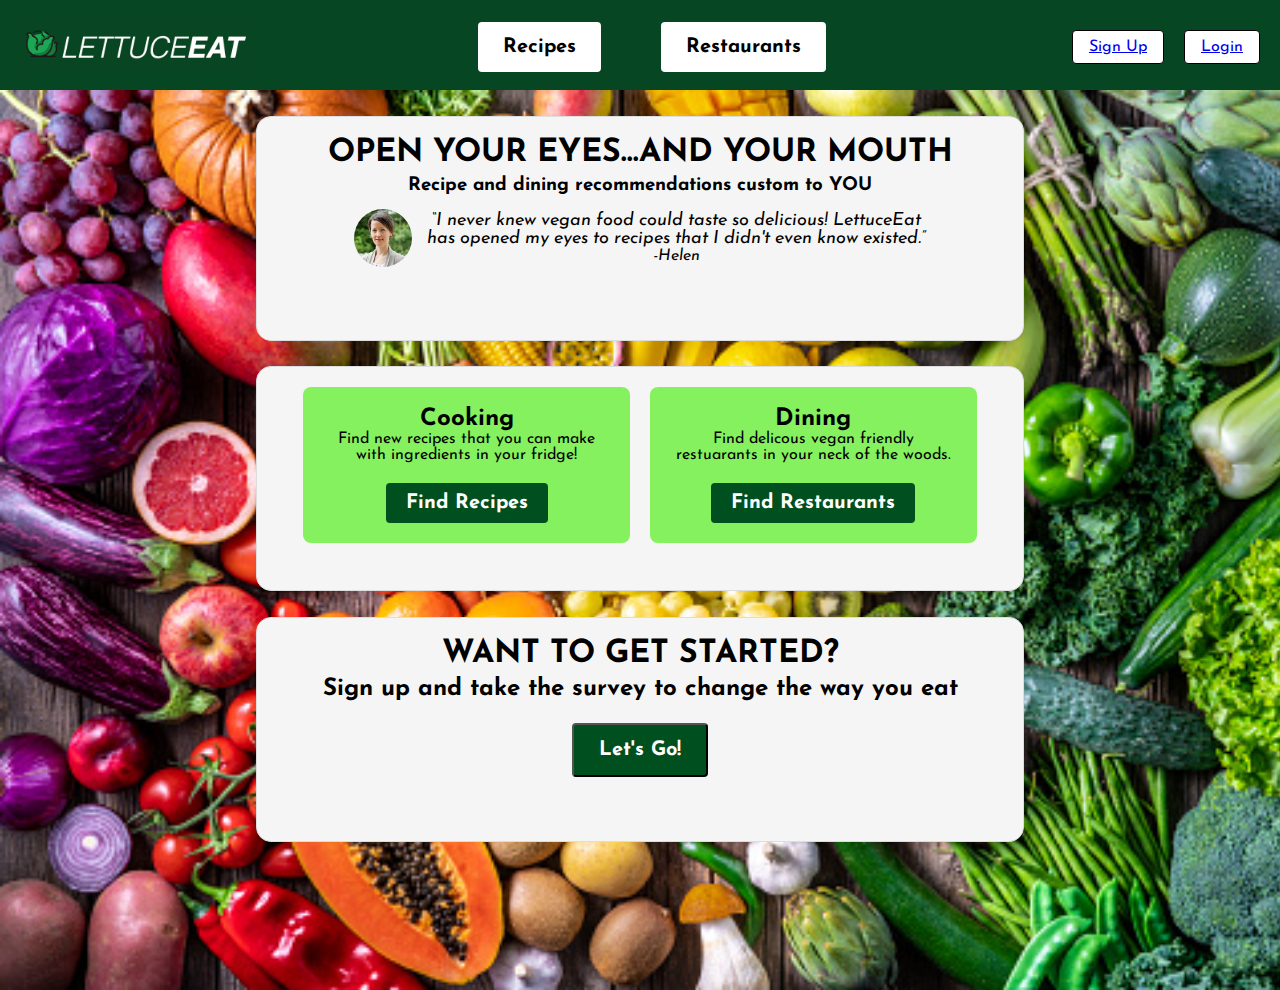
<file: index.html>
<!DOCTYPE html>
<html>
    <head>
        <meta charset="utf-8">
        <link rel="stylesheet" href="style/main.css">
        <script src="https://ajax.googleapis.com/ajax/libs/jquery/3.6.3/jquery.min.js"></script>
        <script src="scripts/index.js"></script>
        <title>LettuceEat</title>
    </head>
    <body>
        <div class="container">
            <header>
                <div class="logo">
                    <a href="index.html">
                        <img src="images/green_logo.png" alt="logo" />
                    </a>
                    </div>
                    <nav>
                        <ul>
                            <li class="middle_buttons"><a href="recipe.html">Recipes</a></li>
                            <li class="middle_buttons"><a href="restaurant.html">Restaurants</a></li>
                        </ul>
                    </nav>
                    <div class="buttons">
                        <button class="signup"><a href="signup.html">Sign Up</a></button>
                        <button class="login"><a href="login.html">Login</a></button>
                    </div>
                    <div class="userBox">
                        <div class="user" style="white-space: nowrap;">Hello</div>
                        <button class="signout">Sign Out</button>
                    </div>
            </header>
            <div class="main">
                <div class="quote-box">
                    <h1>OPEN YOUR EYES...AND YOUR MOUTH</h1>
                    <h3>Recipe and dining recommendations custom to YOU</h3>
                    <div class="quote-container">
                        <img src="images/headshot.jpeg" alt="Picture">
                        <blockquote>
                            <p>“I never knew vegan food could taste so delicious! LettuceEat</p>
                            <p>has opened my eyes to recipes that I didn&#39;t even know existed.”</p>
                            <cite>-Helen</cite>
                        </blockquote>
                    </div>
                </div>
                <div class="quote-box">
                    <div class="recipe-restaurant">
                        <div class="recipe-box">
                          <h2>Cooking</h2>
                          <p>Find new recipes that you can make with ingredients in your fridge!</p>
                          <button class="survey"><a href="recipe.html">Find Recipes</a></button>
                        </div>
                        <div class="restaurant-box">
                          <h2>Dining</h2>
                          <p>Find delicous vegan friendly restuarants in your neck of the woods.</p>
                          <button class="survey"><a href="restaurant.html">Find Restaurants</a></button>
                        </div>
                      </div>
                </div>
                <div class="quote-box">
                    <h1>WANT TO GET STARTED?</h1>
                    <h2>Sign up and take the survey to change the way you eat</h2>
                    <button class="survey"><a href="signup.html">Let's Go!</a></button>
                </div>
            </div>
        </div>
    </body>
</html>
</file>
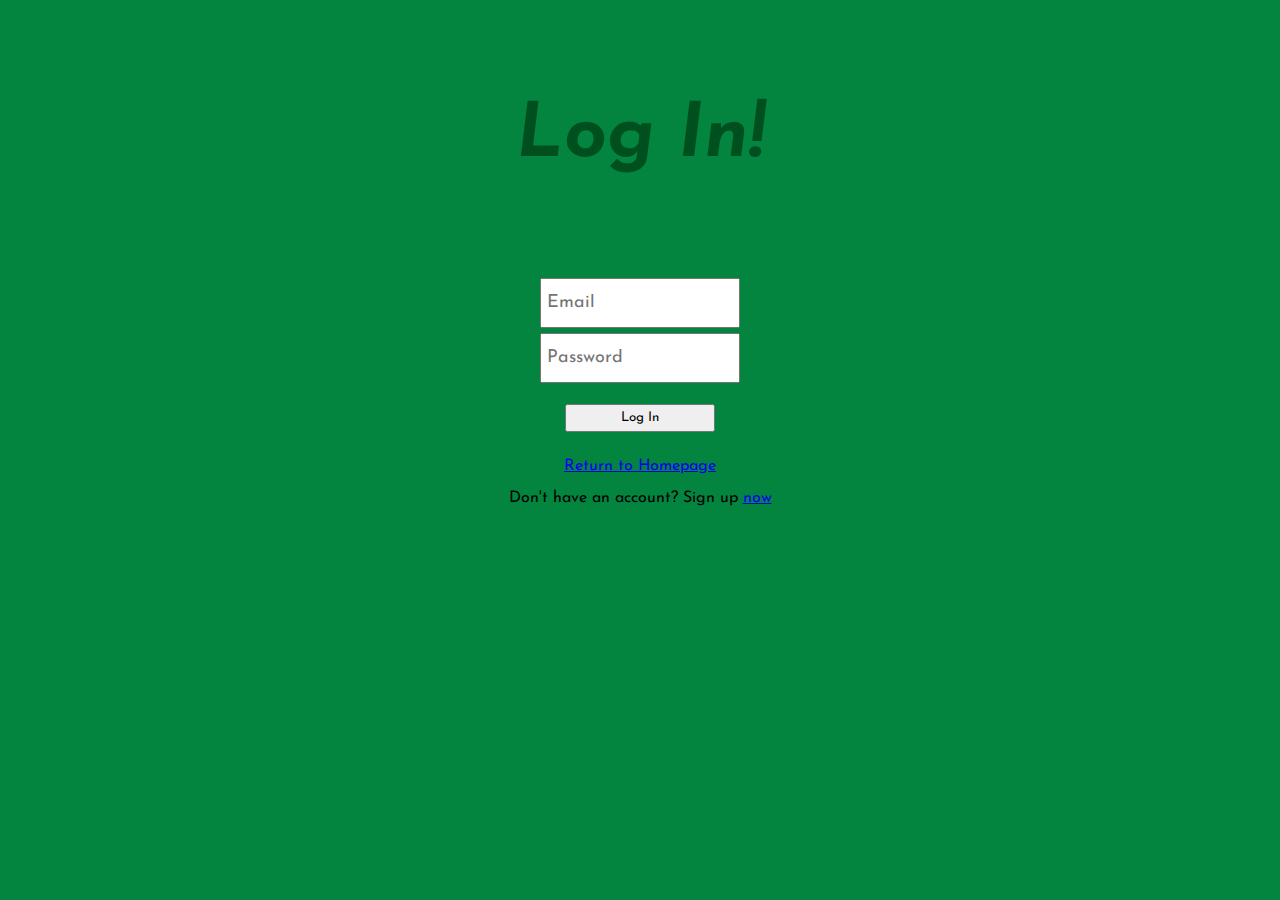
<file: login.html>
<!DOCTYPE html>
<html>

    <head>
        <meta charset="utf-8">
        <link rel="stylesheet" href="style/login-signup.css">
        <title>LettuceEat</title>
        <script src="https://ajax.googleapis.com/ajax/libs/jquery/3.6.3/jquery.min.js"></script>
        <script src="scripts/signup.js"></script>
    </head>

    <body>
        <div class="container">
            <h1 class="page_title">Log In!</h1>
            <div class="signin-form">
                <form id="signin">
                    <div class="input-boxes">
                        <div class="input-box">
                            <input type="email" id="email" placeholder="Email" required>
                        </div>
                        <div class="input-box">
                            <input type="password" id="password" placeholder="Password" required>
                        </div>
                        <br>
                        <div class="button-input-box">
                            <input type="submit" class="submit1" value="Log In">
                        </div>
                        <a href="index.html" class="return-home">Return to Homepage</a>
                        <br>
                        <br>
                        <div class="text sign-up-text">Don't have an account? Sign up <a href="signup.html">now</a></div>
                    </div>
                </form>
            </div>
        </div>
        <div class="area" >
            <ul class="circles">
                    <li></li>
                    <li></li>
                    <li></li>
                    <li></li>
                    <li></li>
                    <li></li>
                    <li></li>
                    <li></li>
                    <li></li>
                    <li></li>
            </ul>
    </div >
    </body>

</html>
</file>
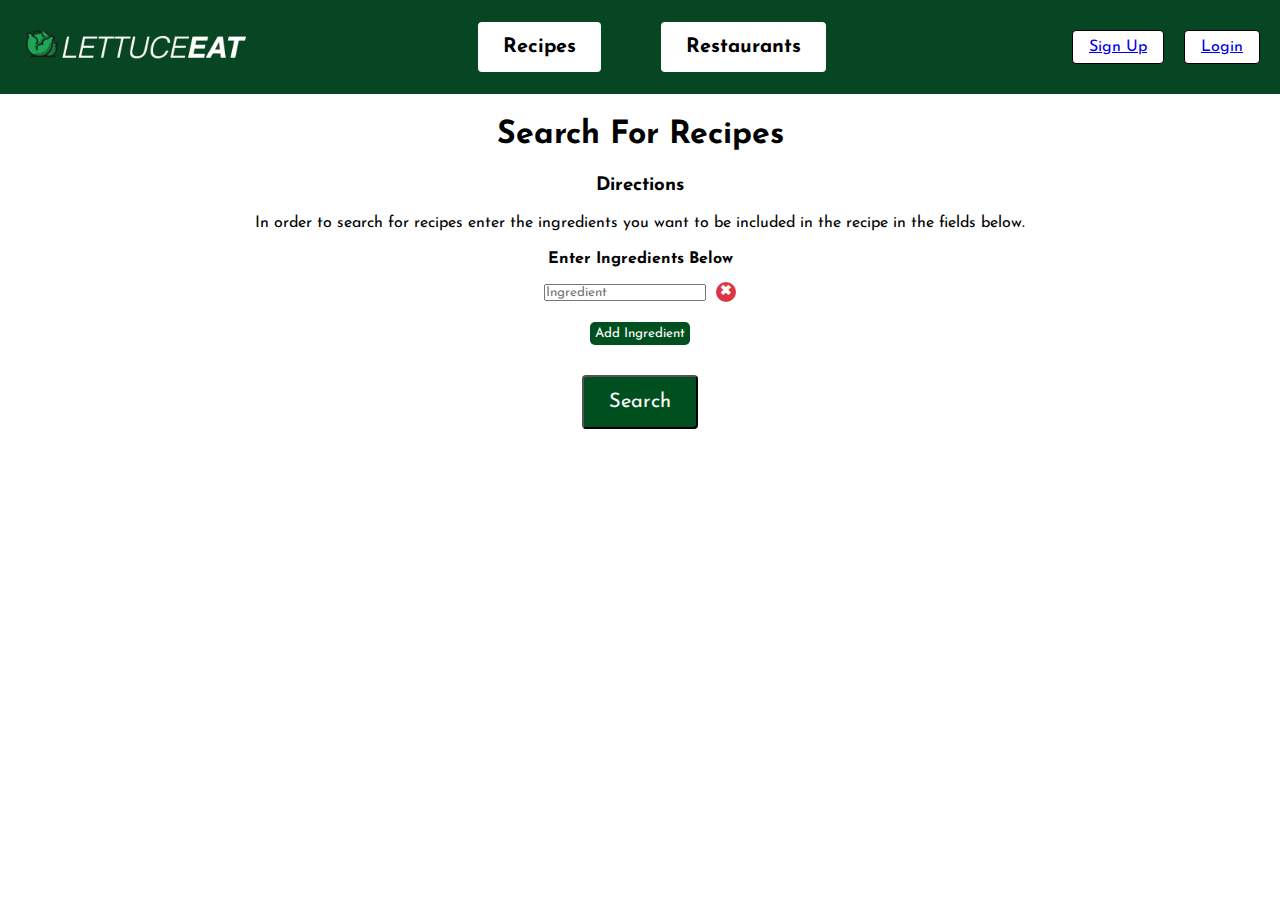
<file: recipe.html>
<!DOCTYPE html>
<html>
    <head>
        <meta charset="utf-8">
        <link rel="stylesheet" href="style/main.css">
        <link rel="stylesheet" href="https://cdnjs.cloudflare.com/ajax/libs/font-awesome/4.7.0/css/font-awesome.min.css">
        <title>LettuceEat</title>
        <script src="https://ajax.googleapis.com/ajax/libs/jquery/3.6.3/jquery.min.js"></script>
        <script src="scripts/index.js"></script>
    </head>

    <body>
        <div class="container">
            <header>
                <div class="logo">
                    <a href="index.html">
                        <img src="images/green_logo.png" alt="logo" />
                    </a>
                    </div>
                    <nav>
                        <ul>
                            <li class="middle_buttons"><a href="recipe.html">Recipes</a></li>
                            <li class="middle_buttons"><a href="restaurant.html">Restaurants</a></li>
                        </ul>
                    </nav>
                    <div class="buttons">
                        <button class="signup"><a href="signup.html">Sign Up</a></button>
                        <button class="login"><a href="login.html">Login</a></button>
                    </div>
                    <div class="userBox">
                        <div class="user" style="white-space: nowrap;">Hello</div>
                        <button class="signout">Sign Out</button>
                    </div>
            </header>
            <div class="recipe-search">
                <div class="search-container">
                    <h1>Search For Recipes</h1>
                    <h3>Directions</h3>
                    <p>In order to search for recipes enter the ingredients you want to be included in the recipe in the fields below.</p>
                    <h4>Enter Ingredients Below</h4>
                    <div class="search-field">
                        <input type="text" id="search" name="search" placeholder="Ingredient">
                        <button class="delete-button">&#x2716;</button>
                    </div>
                    <button class="add-button">Add Ingredient</button>
                    <button class="search">Search</button>
                    <h1 class="result-header">
                        Results
                    </h1>
                </div>
                <div class="recipe-search-results-container">
                    
                </div>
                <script>
                    const deleteButtons = document.querySelectorAll('.delete-button');

                    deleteButtons.forEach(deleteButton => {
                        deleteButton.addEventListener('click', () => {
                            // Get the parent element (search field) of the clicked delete button
                            const searchField = deleteButton.parentElement;

                            // Check if there are more than one search fields in the document
                            const searchFields = document.querySelectorAll('.search-field');
                            if (searchFields.length > 1) {
                            // Remove the parent element (search field) of the clicked delete button
                            searchField.remove();
                            } else {
                            // If there's only one search field, clear its input value
                            const searchInput = searchField.querySelector('input');
                            searchInput.value = '';
                            }
                        });
                    });

                    // Get the add button element
                    var addButton = document.querySelector('.add-button');

                    // Add a click event listener to the add button
                    addButton.addEventListener('click', function() {
                        // Create a new search field element
                        var newSearchField = document.createElement('div');
                        newSearchField.className = 'search-field';

                        // Create an input element for the new search field
                        var newInput = document.createElement('input');
                        newInput.type = 'text';
                        newInput.id = 'search-' + Date.now();
                        newInput.name = 'search';
                        newInput.placeholder = 'Ingredient';

                        // Create a delete button for the new search field
                        var newDeleteButton = document.createElement('button');
                        newDeleteButton.className = 'delete-button';
                        newDeleteButton.innerHTML = '&#x2716;';

                        // Add the label, input, and delete button elements to the new search field element
                        newSearchField.appendChild(newInput);
                        newSearchField.appendChild(newDeleteButton);

                        // Get the search container element and add the new search field element to it
                        var searchContainer = document.querySelector('.search-container');
                        searchContainer.insertBefore(newSearchField, addButton);

                        // Add a click event listener to the new search field's delete button
                        newDeleteButton.addEventListener('click', function() {
                            // Remove the new search field element from the search container element
                            searchContainer.removeChild(newSearchField);
                        });
                    });

                    // Get the search button element
                    var searchButton = document.querySelector('.search');

                    // Add a click event listener to the search button
                    searchButton.addEventListener('click', function() {
                        results_header = $(".result-header")
                        results_header[0].style.display = "flex"
                        // Get the recipe search results container element
                        var recipeSearchResultsContainer = document.querySelector('.recipe-search-results-container');

                        // Remove any existing recipe elements from the recipe search results container
                        var existingRecipes = document.querySelectorAll('.recipe-list');
                        for (var i = 0; i < existingRecipes.length; i++) {
                            recipeSearchResultsContainer.removeChild(existingRecipes[i]);
                        }

                        // Get all search fields
                        var searchFields = document.querySelectorAll('.search-field input');

                        // Build the API request URL
                        var appId = 'f0961734';
                        var appKey = '92e6060a6889f0a33bf4805c97f1adea';
                        var ingredients = []
                        for (var i = 0; i < searchFields.length; i++) {
                            ingredients.push(searchFields[i].value)
                        }
                        var apiUrl = `https://api.edamam.com/search?q=${encodeURIComponent(ingredients.join(','))}&app_id=${appId}&app_key=${appKey}&from=0&to=20`
                        console.log(apiUrl)

                        // Send the API request
                        $.ajax({
                            url: apiUrl,
                            method: 'GET'
                        }).done(function(data) {
                            // Get the recipe list container element
                            var recipeListContainer = document.createElement('div');
                            recipeListContainer.className = 'recipe-list-container';
                            var recipeList = document.createElement('ul');
                            recipeList.className = 'recipe-list';

                            // Loop through the recipe data and create a list item for each recipe
                            for (var i = 0; i < data.hits.length; i++) {
                                var recipe = data.hits[i].recipe;
                                
                                if (recipe.healthLabels.includes('Vegan')) {
                                    var recipeName = recipe.label;
                                    var recipeCalories = recipe.calories.toFixed(2);
                                    var recipeIngredients = recipe.ingredientLines;
                                    
                                    var listItem = document.createElement('li');
                                    listItem.className = 'recipe';
                                    listItem.innerHTML = '<div class="recipe-image"><img src="' + recipe.image + '" alt="' + recipeName + '" /></div><div class="recipe-info"><h2>' + recipeName + '</h2>' +
                                                            '<p>Calories: ' + recipeCalories + '</p>' +
                                                            '<p>Ingredients: ' + recipeIngredients + '</p></div>' +
                                                            '<button class="view-recipe-button" data-recipe-url="' + recipe.url + '">View Recipe</button></div>' +
                                                            '<div><h3>Rate This Recipe</h3><br>' + 
                                                            '<span class="fa fa-star" data-recipe-id="' + i + '" data-star-id="1"></span><span class="fa fa-star" data-recipe-id="' + i + '" data-star-id="2"></span><span class="fa fa-star" data-recipe-id="' + i + '" data-star-id="3"></span><span class="fa fa-star" data-recipe-id="' + i + '" data-star-id="4"></span><span class="fa fa-star" data-recipe-id="' + i + '" data-star-id="5"></span></div><br><br>';
                                    
                                    var viewRecipeButton = listItem.querySelector('.view-recipe-button');
                                    viewRecipeButton.addEventListener('click', function() {
                                        var recipeUrl = this.getAttribute('data-recipe-url');
                                        window.open(recipeUrl, '_blank');
                                    });

                                    recipeList.appendChild(listItem);
                                }
                            }
                            
                            // Add a click event listener to all "View Recipe" buttons to open the recipe URL in a new browser tab
                            var viewRecipeButtons = document.querySelectorAll('.view-recipe-button');
                            for (var i = 0; i < viewRecipeButtons.length; i++) {
                                var viewRecipeButton = viewRecipeButtons[i];
                                viewRecipeButton.addEventListener('click', function() {
                                    var recipeUrl = this.getAttribute('data-recipe-url');
                                    window.open(recipeUrl, '_blank');
                                });
                            }

                            // Get the recipe search results container and append the recipe list to it
                            var recipeSearchResultsContainer = document.querySelector('.recipe-search-results-container');
                            recipeSearchResultsContainer.appendChild(recipeList);

                            var recipes = document.querySelectorAll('.recipe');

                            recipes.forEach(function(recipe) {
                                var stars = recipe.querySelectorAll('.fa-star');

                                stars.forEach(function(star, index) {
                                    star.addEventListener('click', function() {
                                        var clickedRecipeId = recipe.getAttribute('id');
                                        var clickedStarNumber = index + 1;

                                        console.log("Clicked recipe ID: " + clickedRecipeId + ", Star number: " + clickedStarNumber);

                                        for (var i = 0; i <= index; i++) {
                                            stars[i].classList.add('checked');
                                        }

                                        for (var i = index + 1; i < stars.length; i++) {
                                            stars[i].classList.remove('checked');
                                        }
                                    });
                                });
                            });
                        });
                    });
                </script>
            </div>
        </div>
    </body>
</html>
</file>
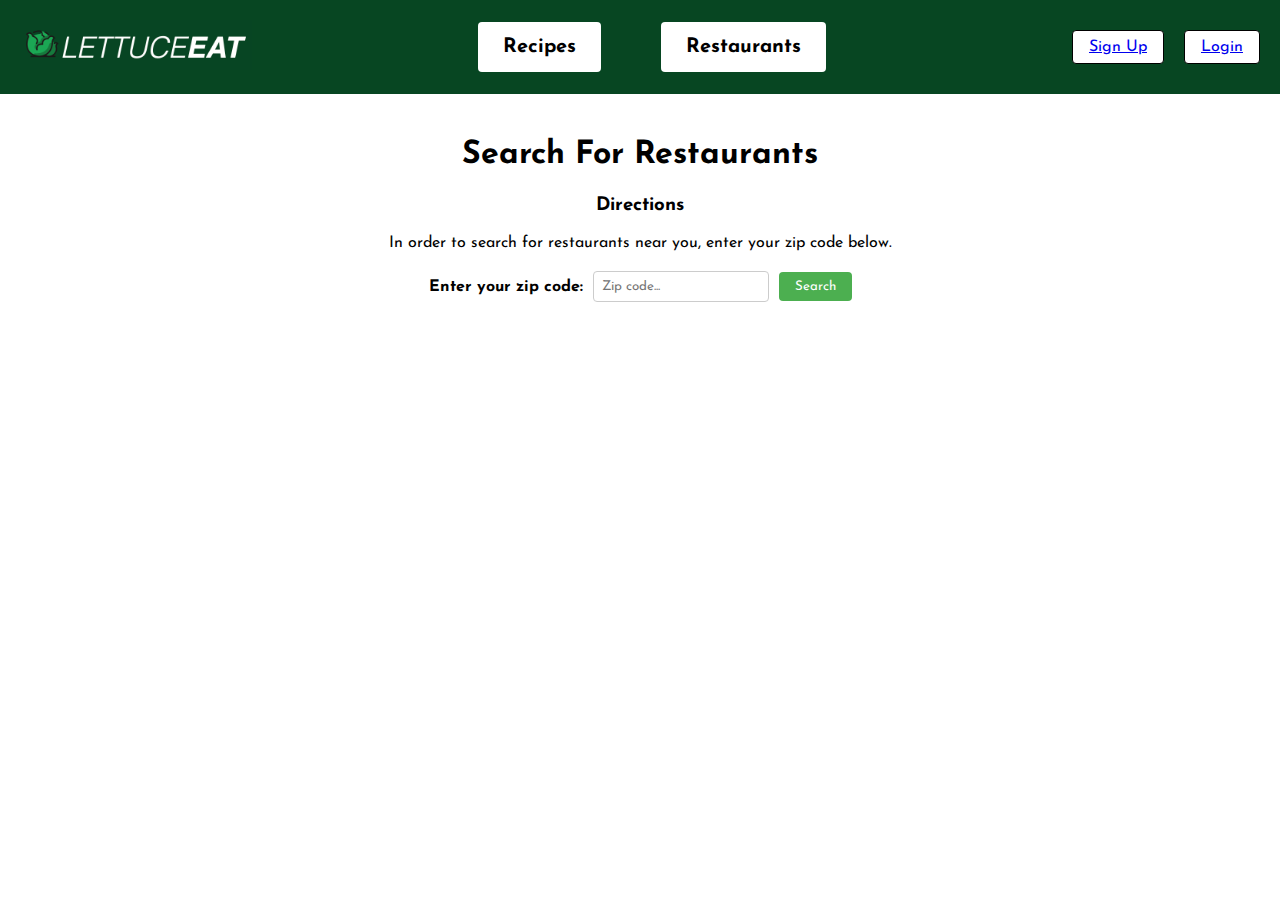
<file: restaurant.html>
<!DOCTYPE html>
<html lang="en">
<head>
	<meta charset="UTF-8">
	<meta http-equiv="X-UA-Compatible" content="IE=edge">
	<meta name="viewport" content="width=device-width, initial-scale=1.0">
	<link rel="stylesheet" href="style/restaurant.css">
	<link rel="stylesheet" href="style/main.css">
	<script src="https://ajax.googleapis.com/ajax/libs/jquery/3.6.3/jquery.min.js"></script>
    <script src="scripts/index.js"></script>
	<title>LettuceEat</title>
	
</head>
<body>
	<div class="container">
		<header>
			<div class="logo">
				<a href="index.html">
					<img src="images/green_logo.png" alt="logo" />
				</a>
				</div>
				<nav>
					<ul>
						<li class="middle_buttons"><a href="recipe.html">Recipes</a></li>
						<li class="middle_buttons"><a href="restaurant.html">Restaurants</a></li>
					</ul>
				</nav>
				<div class="buttons">
					<button class="signup"><a href="signup.html">Sign Up</a></button>
					<button class="login"><a href="login.html">Login</a></button>
				</div>
				<div class="userBox">
					<div class="user" style="white-space: nowrap;">Hello</div>
					<button class="signout">Sign Out</button>
				</div>
		</header>
		<div class="search-container">
			<h1>Search For Restaurants</h1>
        	<h3>Directions</h3>
            <p>In order to search for restaurants near you, enter your zip code below.</p>
			<form>
			  <label for="zip-code">Enter your zip code:</label>
			  <input type="text" id="zip-code" name="zip-code" placeholder="Zip code...">
			  <button type="submit" id="search-button">Search</button>
			</form>
		  </div>
		  
		  <div class="results-container" id="results-container">
			<ul class="restaurant-list">
			  <!-- Results will be added dynamically with JavaScript -->
			  <script>
				const restaurantList = [
					{
						name: "The Lunch Room",
						description: "A cozy, plant-based cafe with a menu of creative vegan dishes & seasonal juices, plus beer & wine.",
						distance: "0.8 miles away",
						image: "images/lunchroom.webp",
						url: "https://thelunchrooma2.com/",
					},
					{
						name: "Seva",
						description: "A vegan and vegetarian restaurant with an eclectic menu and a bar serving cocktails, wine and beer.",
						distance: "1.2 miles away",
						image: "images/seva.jpeg",
						url: "https://sevarestaurant.com/",
					},
					{
						name: "Earthen Jar",
						description: "Vegetarian spot offering a variety of Indian dishes at an all-you-can-eat buffet.",
						distance: "0.9 miles away",
						image: "images/earthenjar.jpeg",
						url: "https://earthenjar.com/",
					},
					{
						name: "Detroit Filling Station",
						description: "Vegan diner fare & drinks in a casual setting with a bar, outdoor seating & occasional live music.",
						distance: "2.1 miles away",
						image: "images/dfs.jpeg",
						url: "https://www.facebook.com/detroitstreetfillingstation/",
					},
					{
						name: "Sweetgreen",
						description: "Fast-casual restaurant chain that specializes in healthy salads made with seasonal and locally sourced ingredients.",
						distance: "0.2 miles away",
						image: "images/sweetgreen.jpeg",
						url: "https://order.sweetgreen.com/ann-arbor/menu",
					},
					{
						name: "Blue Nile",
						description: "Ethiopian eatery with vegan options, including a vegetarian sampler platter and a vegan lentil stew.",
						distance: "1.8 miles away",
						image: "images/blue.jpeg",
						url: "http://www.bluenilemi.com/",
					},
					{
						name: "Fresh Forage",
						description: "Fast-casual restaurant offering build-your-own salads, grain bowls, and wraps with locally sourced ingredients.",
						distance: "3.5 miles away",
						image: "images/fresh.jpeg",
						url: "https://www.freshforage.com/",
					},
					{
						name: "Sava's",
						description: "Vegan-friendly restaurant that offers a variety of plant-based options on their menu.",
						distance: "0.3 miles away",
						image: "images/savas.jpeg",
						url: "https://www.savasannarbor.com/",
					}
				];

				const form = document.querySelector('form');
				const resultsContainer = document.getElementById('results-container');
		
				form.addEventListener('submit', (event) => {
				event.preventDefault();
				const zipCodeInput = document.getElementById('zip-code').value;
				
				/* Make an API call to get the list of restaurants based on the zip code */
				/* ... */
				
				/* Display the search results */
				const restaurantListHtml = restaurantList.map(restaurant => 
				`<li><h2>${restaurant.name}</h2>
					<img src="${restaurant.image}" alt="${restaurant.name} image">
					<p>${restaurant.description}</p><p><em>${restaurant.distance}</em></p>
					<a href=${restaurant.url} target="_blank"><button>Visit Restaurant Website</button></a></li>`).join('');
				resultsContainer.innerHTML = `<ul class="restaurant-list">${restaurantListHtml}</ul>`;
				resultsContainer.style.display = 'block'; // Show the container
				});
		
			</script>
			</ul>
		  </div>
		  
	  
</body>
</html>
</file>
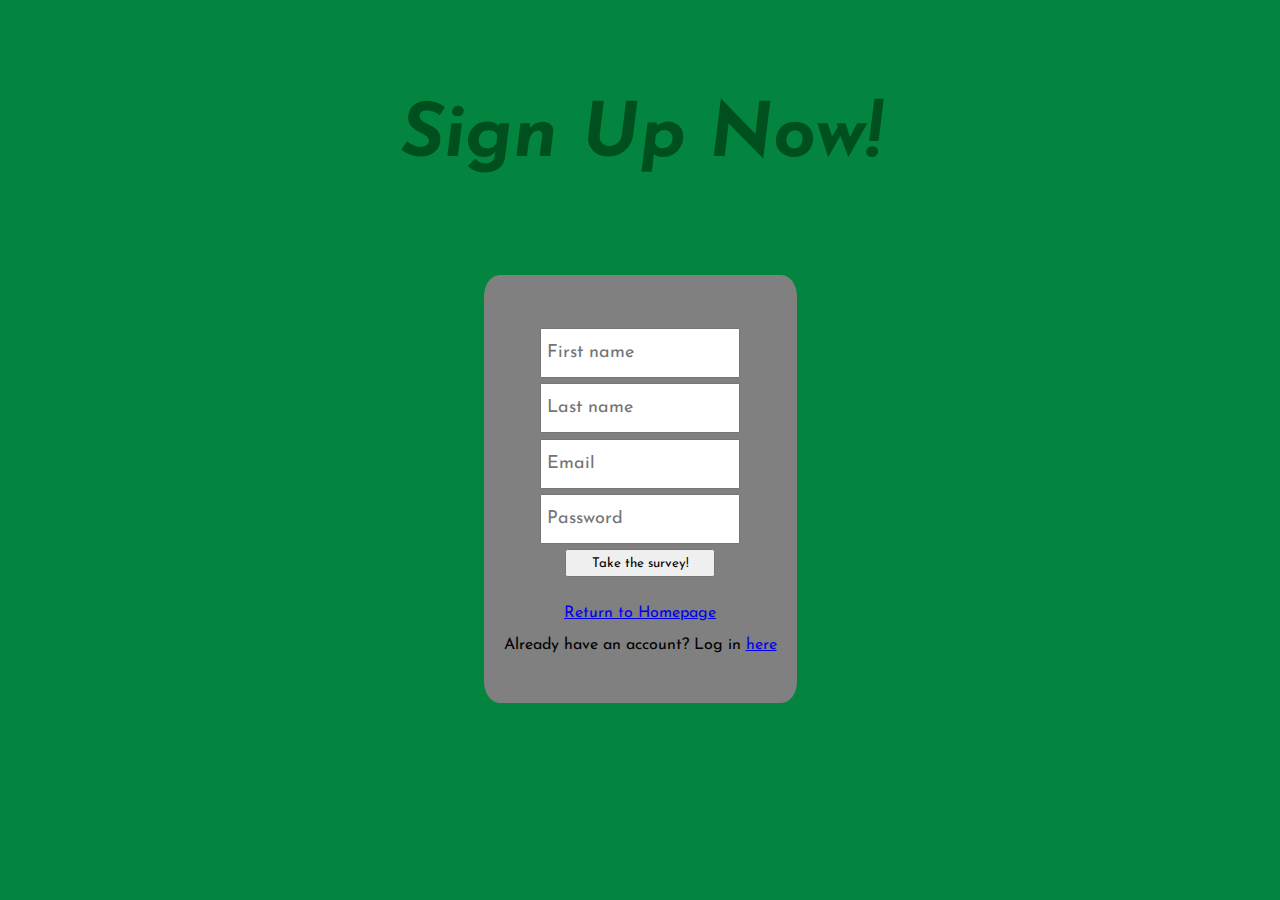
<file: signup.html>
<!DOCTYPE html>
<html>

    <head>
        <meta charset="utf-8">
        <link rel="stylesheet" href="style/login-signup.css">
        <title>LettuceEat</title>
        <script src="https://ajax.googleapis.com/ajax/libs/jquery/3.6.3/jquery.min.js"></script>
        <script src="scripts/signup.js"></script>
    </head>

    <body>
        <div class="container">
            <h1 class="page_title">Sign Up Now!</h1>
            <div class="signup-form">
                <form id="signup">
                    <div class="input-boxes">
                        <div class="input-box">
                            <input type="text" id="first" placeholder="First name" required>
                        </div>
                        <div class="input-box">
                            <input type="text" id="last" placeholder="Last name" required>
                        </div>
                        <div class="input-box">
                            <input type="email" id="email" placeholder="Email" required>
                        </div>
                        <div class="input-box">
                            <input type="password" id="password" placeholder="Password" required>
                        </div>
                        <div class="button-input-box">
                            <input type="submit" class="submit" value="Take the survey!">
                        </div>
                        <a href="index.html" class="return-home">Return to Homepage</a>
                        <br>
                        <br>
                        <div class="text sign-up-text">Already have an account? Log in <a href="login.html">here</a></div>
                    </div>
                </form>
            </div>
        </div>
        <div class="area" >
            <ul class="circles">
                    <li></li>
                    <li></li>
                    <li></li>
                    <li></li>
                    <li></li>
                    <li></li>
                    <li></li>
                    <li></li>
                    <li></li>
                    <li></li>
            </ul>
    </div >
    </body>

</html>
</file>
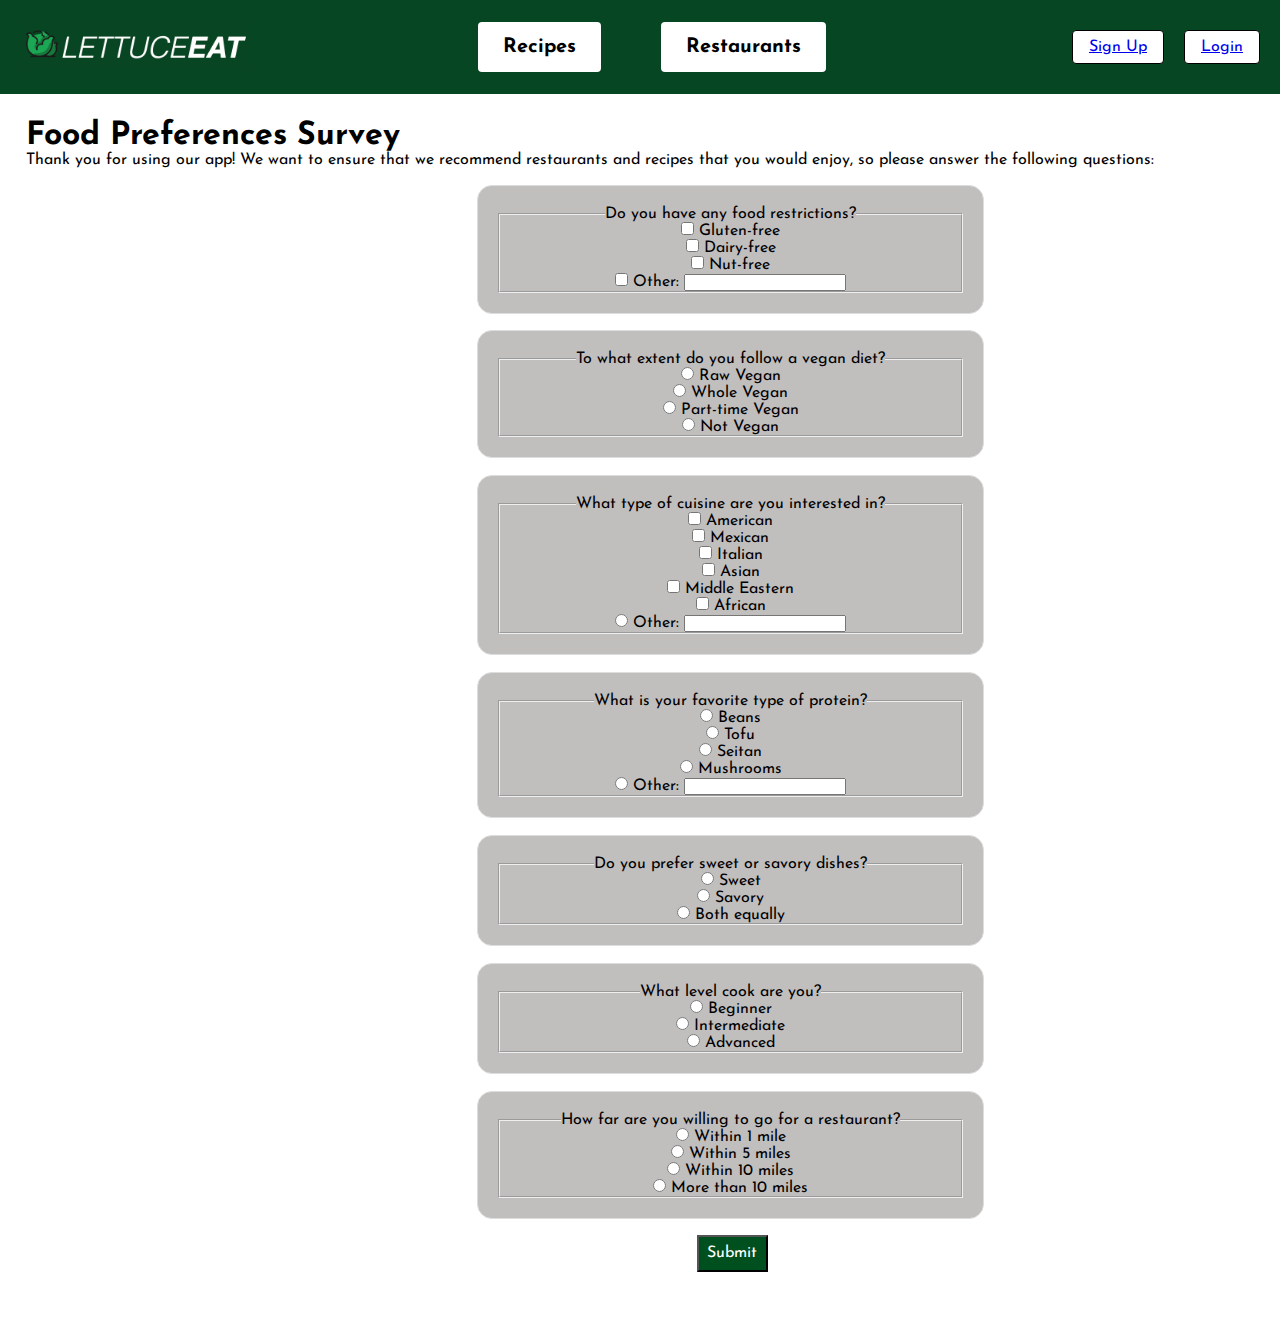
<file: survey.html>
<!DOCTYPE html>
<html lang="en">
<head>
	<meta charset="UTF-8">
    <link rel="stylesheet" href="style/main.css">
	<title>Food Preferences Survey</title>
    <script src="scripts/survey.js"></script>
	<script src="https://ajax.googleapis.com/ajax/libs/jquery/3.6.3/jquery.min.js"></script>
    <script src="scripts/index.js"></script>
</head>
<body>
	<header>
		<div class="logo">
			<a href="index.html">
				<img src="images/green_logo.png" alt="logo" />
			</a>
			</div>
			<nav>
				<ul>
					<li class="middle_buttons"><a href="recipe.html">Recipes</a></li>
					<li class="middle_buttons"><a href="restaurant.html">Restaurants</a></li>
				</ul>
			</nav>
			<div class="buttons">
				<button class="signup"><a href="signup.html">Sign Up</a></button>
				<button class="login"><a href="login.html">Login</a></button>
			</div>
			<div class="userBox">
				<div class="user" style="white-space: nowrap;">Hello</div>
				<button class="signout">Sign Out</button>
			</div>
	</header>
    <div class='survey1'>
		<h1>Food Preferences Survey</h1>
		<p>Thank you for using our app! We want to ensure that we recommend restaurants and recipes that you would enjoy, so please answer the following questions:</p>
		<form class="questions" id="food-preferences-form">
			<div class="quote-box1">
			<fieldset>
				<legend>Do you have any food restrictions?</legend>
				<label for="gluten-free"><input type="checkbox" id="gluten-free" name="food-restrictions" value="gluten-free"> Gluten-free</label><br>
				<label for="dairy-free"><input type="checkbox" id="dairy-free" name="food-restrictions" value="dairy-free"> Dairy-free</label><br>
				<label for="nut-free"><input type="checkbox" id="nut-free" name="food-restrictions" value="nut-free"> Nut-free</label><br>
				<label for="other"><input type="checkbox" id="other" name="food-restrictions" value="other"> Other:</label>
				<input type="text" id="other-restriction" name="other-restriction"><br>
			</fieldset>
			</div>
			<div class="quote-box1">
			<fieldset>
				<legend>To what extent do you follow a vegan diet?</legend>
				<label for="raw-vegan"><input type="radio" id="raw-vegan" name="vegan-diet" value="raw-vegan"> Raw Vegan</label><br>
				<label for="whole-vegan"><input type="radio" id="whole-vegan" name="vegan-diet" value="whole-vegan"> Whole Vegan</label><br>
				<label for="part-time-vegan"><input type="radio" id="part-time-vegan" name="vegan-diet" value="part-time-vegan"> Part-time Vegan</label><br>
				<label for="not-vegan"><input type="radio" id="not-vegan" name="vegan-diet" value="not-vegan"> Not Vegan</label><br>
			</fieldset>
			</div>
			<div class="quote-box1">
				<fieldset>
					<legend>What type of cuisine are you interested in?</legend>
					<label for="cuisine-american"><input type="checkbox" id="cuisine-american" name="cuisine" value="american"> American</label><br>
					<label for="cuisine-mexican"><input type="checkbox" id="cuisine-mexican" name="cuisine" value="mexican"> Mexican</label><br>
					<label for="cuisine-italian"><input type="checkbox" id="cuisine-italian" name="cuisine" value="italian"> Italian</label><br>
					<label for="cuisine-asian"><input type="checkbox" id="cuisine-asian" name="cuisine" value="asian"> Asian</label><br>
					<label for="cuisine-middle-eastern"><input type="checkbox" id="cuisine-middle-eastern" name="cuisine" value="middle-eastern"> Middle Eastern</label><br>
					<label for="cuisine-african"><input type="checkbox" id="cuisine-african" name="cuisine" value="african"> African</label><br>
					<label for="cuisine-other"><input type="radio" id="cuisine-other" name="cuisine" value="other"> Other:</label>
					<input type="text" id="other-cuisine" name="other-cuisine"><br>
				</fieldset>
			</div>
			<div class="quote-box1">
				<fieldset>
					<legend>What is your favorite type of protein?</legend>
					<label for="protein-beans"><input type="radio" id="protein-beans" name="protein" value="beans"> Beans</label><br>
					<label for="protein-tofu"><input type="radio" id="protein-tofu" name="protein" value="tofu"> Tofu</label><br>
					<label for="protein-seitan"><input type="radio" id="protein-seitan" name="protein" value="seitan"> Seitan</label><br>
					<label for="protein-mushrooms"><input type="radio" id="protein-mushrooms" name="protein" value="mushrooms"> Mushrooms</label><br>
					<label for="protein-other"><input type="radio" id="protein-other" name="protein" value="other"> Other:</label>
					<input type="text" id="other-protein" name="other-protein"><br>
				</fieldset>
			</div>
			<div class="quote-box1">
				<fieldset>
					<legend>Do you prefer sweet or savory dishes?</legend>
					<label for="sweet"><input type="radio" id="sweet" name="dish-preference" value="sweet"> Sweet</label><br>
					<label for="savory"><input type="radio" id="savory" name="dish-preference" value="savory"> Savory</label><br>
					<label for="both"><input type="radio" id="both" name="dish-preference" value="both"> Both equally</label><br>
				</fieldset>
			</div>
			<div class="quote-box1">
				<fieldset>
					<legend>What level cook are you?</legend>
					<label for="beginner"><input type="radio" id="beginner" name="cooking-level" value="beginner"> Beginner</label><br>
					<label for="intermediate"><input type="radio" id="intermediate" name="cooking-level" value="intermediate"> Intermediate</label><br>
					<label for="advanced"><input type="radio" id="advanced" name="cooking-level" value="advanced"> Advanced</label><br>
				</fieldset>
			</div>
			<div class="quote-box1">
				<fieldset>
					<legend>How far are you willing to go for a restaurant?</legend>
					<label for="nearby"><input type="radio" id="nearby" name="distance" value="nearby"> Within 1 mile</label><br>
					<label for="close"><input type="radio" id="close" name="distance" value="close"> Within 5 miles</label><br>
					<label for="moderate"><input type="radio" id="moderate" name="distance" value="moderate"> Within 10 miles</label><br>
					<label for="far"><input type="radio" id="far" name="distance" value="far"> More than 10 miles</label><br>
				</fieldset>
			</div><br>
			<input class="submit1" type="button" style="margin-left: 46%; margin-right: 50%; padding: 1%; background-color: #004f1e; color: white; font-size: medium;" value="Submit">
		</form>
    </div>
</body>
</html>
</file>
<file: style/main.css>
/* Google Font Link */
@import url('https://fonts.googleapis.com/css2?family=Josefin+Sans:ital,wght@0,100;0,200;0,300;0,400;0,500;0,600;0,700;1,100;1,200;1,300;1,400;1,500;1,600;1,700&display=swap');
*{
  margin: 0;
  padding: 0;
  box-sizing: border-box;
  font-family: 'Josefin Sans', sans-serif;
}

header {
  display: flex;
  justify-content: space-between;
  align-items: center;
  padding: 20px;
  background-color: rgb(7, 70, 34);
}

.logo img {
  height: 50px;
}

nav ul {
  display: flex;
  list-style: none;
  margin: 0;
  padding: 0;
}

nav li {
  margin-left: 20px;
}

nav a {
  text-decoration: none;
  color: black;
}

.buttons {
  display: flex;
  justify-content: flex-end;
  align-items: center;
}

.userBox {
    display: none;
    justify-content: flex-end;
    align-items: center;
    flex-direction: row;
    width: 15%
}

.user {
    color: white;
    font-weight: bold;
    font-size: larger;
    padding-right: 1%;
    margin-right: 5%;
}

.signout {
    font-size: 15px;
    width: 40%;
    padding-top: 5%;
    padding-bottom: 5%;
    background-color: white;
    border-radius: 8px;
}

.buttons button {
  margin-left: 20px;
}

.main {
  position: absolute;
  top: 90px;
  left: 0;
  width: 100%;
  height: 100%; 
  background-image: url("../images/vegetables.jpeg");
  background-size: cover;
}

.quote-box {
  background-color: #f5f5f5;
  border: 1px solid #ddd;
  height: 25%;
  padding: 20px;
  text-align: center;
  margin-top: 2%;
  margin-left: 20%;
  margin-right: 20%;
  border-radius: 15px;
}

.quote-box1 {
  background-color: rgb(193, 190, 190);
  border: 1px solid #ddd;
  height: 25%;
  padding: 20px;
  text-align: center;
  margin-top: 2%;
  margin-left: 20%;
  margin-right: 20%;
  border-radius: 15px;
}

.quote-box h3 {
  margin-top: 1%;
}

.quote-box h2 {
  margin-top: 1%;
}

.quote-container {
  display: flex;
  justify-content: center;
  align-items: center;
  margin-top: 2%;
}

.quote-container img {
  height: 8%;
  width: 8%;
  border-radius: 60%;
}

blockquote {
  margin-left: 2%;
}

blockquote p {
  font-size: 18px;
  font-style: italic;
}

cite {
  font-size: 16px;
}

.quote-box button {
  margin-top: 3%;
}

.signup {
  background-color: #ffffff;
  color: #000000;
  border: 1px solid #000000;
  padding: 8px 16px;
  border-radius: 4px;
  font-size: 16px;
  cursor: pointer;
}

.login {
  background-color: #ffffff;
  color: #000000;
  border: 1px solid #000000;
  padding: 8px 16px;
  border-radius: 4px;
  font-size: 16px;
  cursor: pointer;
}

.middle_buttons a {
  font-size: 20px;
  /* color: #black; */
  font-weight: bold;
  
}

.middle_buttons {
  background-color: white;
  padding-left: 25px;
  padding-right: 25px;
  padding-top: 15px;
  padding-bottom: 15px;
  margin-right: 30px;
  margin-left: 30px;
  border-radius: 4px;
  
}

.middle_buttons:hover {
  background-color: tan;
}

.survey a {
  font-size: 20px;
  color: #fff;
  font-weight: bold;
  text-decoration: none;
  
}

.survey {
  background-color: #004f1e;
  padding-left: 25px;
  padding-right: 25px;
  padding-top: 15px;
  padding-bottom: 15px;
  margin-right: 30px;
  margin-left: 30px;
  border-radius: 4px;
  
}

.search-container {
  display: flex;
  flex-direction: column;
  align-items: center;
}

.search-container h1 {
    margin-top: 25px;
}

.search-container p {
    margin-top: 20px;
    margin-bottom: 20px;
}

.search-container h3 {
    margin-top: 25px;
}

.search-container h4 {
    margin-bottom: 15px;
}

.search-field {
    margin-bottom: 10px;
    display: flex;
    flex-direction: row;
    align-items: center;
}

.search-field label {
    margin-right: 5px;
}

.search-field .delete-button {
    margin-left: 10px;
    width: 20px;
    height: 20px;
    background-color: #dc3545;
    color: #fff;
    border: none;
    border-radius: 50%;
    cursor: pointer;
    display: flex;
    align-items: center;
    justify-content: center;
    font-weight: bold;
    font-size: 14px;
    line-height: 1;
}

.add-button {
    margin-top: 10px;
    padding: 5px;
    background-color: #004f1e;
    color: #fff;
    border: none;
    border-radius: 5px;
    cursor: pointer;
}

.search {
    color: white;
    background-color: #004f1e;
    font-size: 20px;
    padding-left: 25px;
    padding-right: 25px;
    padding-top: 15px;
    padding-bottom: 15px;
    margin-top: 30px;
    border-radius: 4px;
}

.recipe-restaurant {
    display: flex;
    justify-content: center;
  }
  
  .recipe-box {
    width: 45%;
    background-color: rgb(134, 241, 95);
    padding: 20px;
    box-sizing: border-box;
    border-radius: 8px;
    margin-right: 10px;
  }
  
  .recipe-box h2 {
    margin-top: 0;
  }
  
  .recipe-box button {
    background-color: #004f1e;
    border: none;
    color: white;
    padding: 10px 20px;
    text-align: center;
    text-decoration: none;
    display: inline-block;
    font-size: 16px;
    margin-top: 20px;
    cursor: pointer;
    font-weight: bold;
    border-radius: 4px;
  }

  .restaurant-box {
    width: 45%;
    background-color: rgb(134, 241, 95);;
    padding: 20px;
    box-sizing: border-box;
    border-radius: 8px;
    margin-left: 10px;
  }
  
  .restaurant-box h2 {
    margin-top: 0;
  }
  
  .restaurant-box button {
    background-color: #004f1e;
    border: none;
    color: white;
    padding: 10px 20px;
    text-align: center;
    text-decoration: none;
    display: inline-block;
    font-size: 16px;
    margin-top: 20px;
    cursor: pointer;
    font-weight: bold;
    border-radius: 4px;
  }

  .area{
    position: absolute;
    background: #04853f;  
    background: -webkit-linear-gradient(to left, #1cb256, #004f1e);  
    width: 100%;
    height:100vh;
  }
  
  .circles{
    position: absolute;
    top: 0;
    left: 0;
    right: 0;
    width: 100%;
    height: 100%;
    overflow: hidden;
  }
  
  .circles li{
    position: absolute;
    display: block;
    list-style: none;
    width: 20px;
    height: 20px;
    background: rgba(255, 255, 255, 0.2);
    animation: animate 25s linear infinite;
    bottom: -150px;
    
  }
  
  .circles li:nth-child(1){
    left: 25%;
    width: 80px;
    height: 80px;
    animation-delay: 0s;
  }
  
  
  .circles li:nth-child(2){
    left: 10%;
    width: 20px;
    height: 20px;
    animation-delay: 2s;
    animation-duration: 12s;
  }
  
  .circles li:nth-child(3){
    left: 70%;
    width: 20px;
    height: 20px;
    animation-delay: 4s;
  }
  
  .circles li:nth-child(4){
    left: 40%;
    width: 60px;
    height: 60px;
    animation-delay: 0s;
    animation-duration: 18s;
  }
  
  .circles li:nth-child(5){
    left: 65%;
    width: 20px;
    height: 20px;
    animation-delay: 0s;
  }
  
  .circles li:nth-child(6){
    left: 75%;
    width: 110px;
    height: 110px;
    animation-delay: 3s;
  }
  
  .circles li:nth-child(7){
    left: 35%;
    width: 150px;
    height: 150px;
    animation-delay: 7s;
  }
  
  .circles li:nth-child(8){
    left: 50%;
    width: 25px;
    height: 25px;
    animation-delay: 15s;
    animation-duration: 45s;
  }
  
  .circles li:nth-child(9){
    left: 20%;
    width: 15px;
    height: 15px;
    animation-delay: 2s;
    animation-duration: 35s;
  }
  
  .circles li:nth-child(10){
    left: 85%;
    width: 150px;
    height: 150px;
    animation-delay: 0s;
    animation-duration: 11s;
  }
  
  
  
  @keyframes animate {
  
    0%{
        transform: translateY(0) rotate(0deg);
        opacity: 1;
        border-radius: 0;
    }
  
    100%{
        transform: translateY(-1000px) rotate(720deg);
        opacity: 0;
        border-radius: 50%;
    }
  
  }
  
.survey1 {
  margin: 2%;
  position: absolute;
  z-index: 1;
  background-color: white;
}  

.survey1 form {
  padding-bottom: 50px;
}

.questions {
    padding-left: 25%;
    justify-content: center;
}

.recipe-search-results-container {
    text-align: center;
    margin: 0 auto;
    max-width: 800px;
}

.result-header {
    margin-top: 15%;
    display: none;
}

.recipe-list-container {
    display: flex;
    flex-wrap: wrap;
    justify-content: space-between;
    align-items: center;
  }
  
  .recipe {
    display: flex;
    flex-direction: column;
    align-items: center;
    background-color: grey;
    border-radius: 5px;
    margin-top: 3%;
    width: 100%;
  }
  
  .recipe-image {
    float: left;
    padding: 2%;
    height: 50%;
    width: auto;
}
  
  .recipe h2 {
    margin-top: 2%;
    margin-bottom: 10px;
  }
  
  .recipe p {
    padding-left: 4%;
    padding-right: 4%;
    padding-top: 1%;
    padding-bottom: 1%;
  }
  
  .recipe ul {
    margin-top: 0;
    margin-bottom: 0;
    list-style-type: none;
  }
  
  .recipe ul li {
    margin-bottom: 5px;
  }

  .recipe button {
    padding: 1%;
    margin-bottom: 2%;
  }

  .checked {
    color: orange;
  }

  .restaurant-list img {
    width: 30%;
    height: 30%;
    border-radius: 8px;
    object-fit: cover;
    padding-top: 2%;
    padding-bottom: 2%;
  }

  .restaurant-list p {
    padding-bottom: 1%;
  }

  .restaurant-list button {
    margin-bottom: 5px;
    padding: 5px;
    border-radius: 8px;
    background-color: #004f1e; 
    color: white; 
    font-size: medium;
  }
</file>
<file: style/login-signup.css>
/* Google Font Link */
@import url('https://fonts.googleapis.com/css2?family=Josefin+Sans:ital,wght@0,100;0,200;0,300;0,400;0,500;0,600;0,700;1,100;1,200;1,300;1,400;1,500;1,600;1,700&display=swap');
*{
  margin: 0;
  padding: 0;
  box-sizing: border-box;
  font-family: 'Josefin Sans', sans-serif;
}
body{
  min-height: 100vh;
  display: flex;
  flex-direction: column;
  align-items: center;
  padding: 0;
  margin: 0;
}

.page_title {
  color: #004f1e;
  font-size: 75px;
  font-style: oblique;
  padding: 10%;
  width: 1000px;
}

.signup-form {
  background-color: gray;
  padding: 5% 2% 5% 2%;
  border-radius: 5%;
}

.container {
  display: flex;
  flex-direction: column;
  align-items: center;
  z-index: 1;
  text-align: center;
}

.input-box input {
  padding: 2%;
  margin: 1%;
  width: 200px;
  height: 50px;
  font-size: large;
}

.button-input-box input{
  padding: 2%;
  margin: 1%;
  margin-bottom: 10%;
  width: 150px;
}

.area{
  position: absolute;
  background: #04853f;  
  background: -webkit-linear-gradient(to left, #1cb256, #004f1e);  
  width: 100%;
  height:100vh;
}

.circles{
  position: absolute;
  top: 0;
  left: 0;
  right: 0;
  width: 100%;
  height: 100%;
  overflow: hidden;
}

.circles li{
  position: absolute;
  display: block;
  list-style: none;
  width: 20px;
  height: 20px;
  background: rgba(255, 255, 255, 0.2);
  animation: animate 25s linear infinite;
  bottom: -150px;
  
}

.circles li:nth-child(1){
  left: 25%;
  width: 80px;
  height: 80px;
  animation-delay: 0s;
}


.circles li:nth-child(2){
  left: 10%;
  width: 20px;
  height: 20px;
  animation-delay: 2s;
  animation-duration: 12s;
}

.circles li:nth-child(3){
  left: 70%;
  width: 20px;
  height: 20px;
  animation-delay: 4s;
}

.circles li:nth-child(4){
  left: 40%;
  width: 60px;
  height: 60px;
  animation-delay: 0s;
  animation-duration: 18s;
}

.circles li:nth-child(5){
  left: 65%;
  width: 20px;
  height: 20px;
  animation-delay: 0s;
}

.circles li:nth-child(6){
  left: 75%;
  width: 110px;
  height: 110px;
  animation-delay: 3s;
}

.circles li:nth-child(7){
  left: 35%;
  width: 150px;
  height: 150px;
  animation-delay: 7s;
}

.circles li:nth-child(8){
  left: 50%;
  width: 25px;
  height: 25px;
  animation-delay: 15s;
  animation-duration: 45s;
}

.circles li:nth-child(9){
  left: 20%;
  width: 15px;
  height: 15px;
  animation-delay: 2s;
  animation-duration: 35s;
}

.circles li:nth-child(10){
  left: 85%;
  width: 150px;
  height: 150px;
  animation-delay: 0s;
  animation-duration: 11s;
}



@keyframes animate {

  0%{
      transform: translateY(0) rotate(0deg);
      opacity: 1;
      border-radius: 0;
  }

  100%{
      transform: translateY(-1000px) rotate(720deg);
      opacity: 0;
      border-radius: 50%;
  }

}
</file>
<file: style/restaurant.css>
.search-container {
    margin-top: 20px;
    align-items: center;
    justify-content: center;
    display:flex;
  }
  
  form {
    display: flex;
    align-items: center;
  }
  
  label {
    font-weight: bold;
    margin-right: 10px;
  }
  
  input[type="text"] {
    padding: 8px;
    border: 1px solid #ccc;
    border-radius: 4px;
    margin-right: 10px;
  }
  
  button[type="submit"] {
    background-color: #4CAF50;
    color: white;
    border: none;
    border-radius: 4px;
    padding: 8px 16px;
    cursor: pointer;
  }
  
  button[type="submit"]:hover {
    background-color: #3e8e41;
  }
  
  .results-container {
    margin-top: 20px;
    display: none; /* Hide the container by default */
  }
  
  .restaurant-list {
    list-style: none;
    padding: 0;
    margin: 0;
  }
  
  .restaurant-list li {
    text-align: center;
    border: 4px solid #ccc;
    padding: 8px;
    margin-bottom: 1%;
    width: 70%;
    border-radius: 8px;
    margin-left: auto;
    margin-right: auto;
  }
</file>
